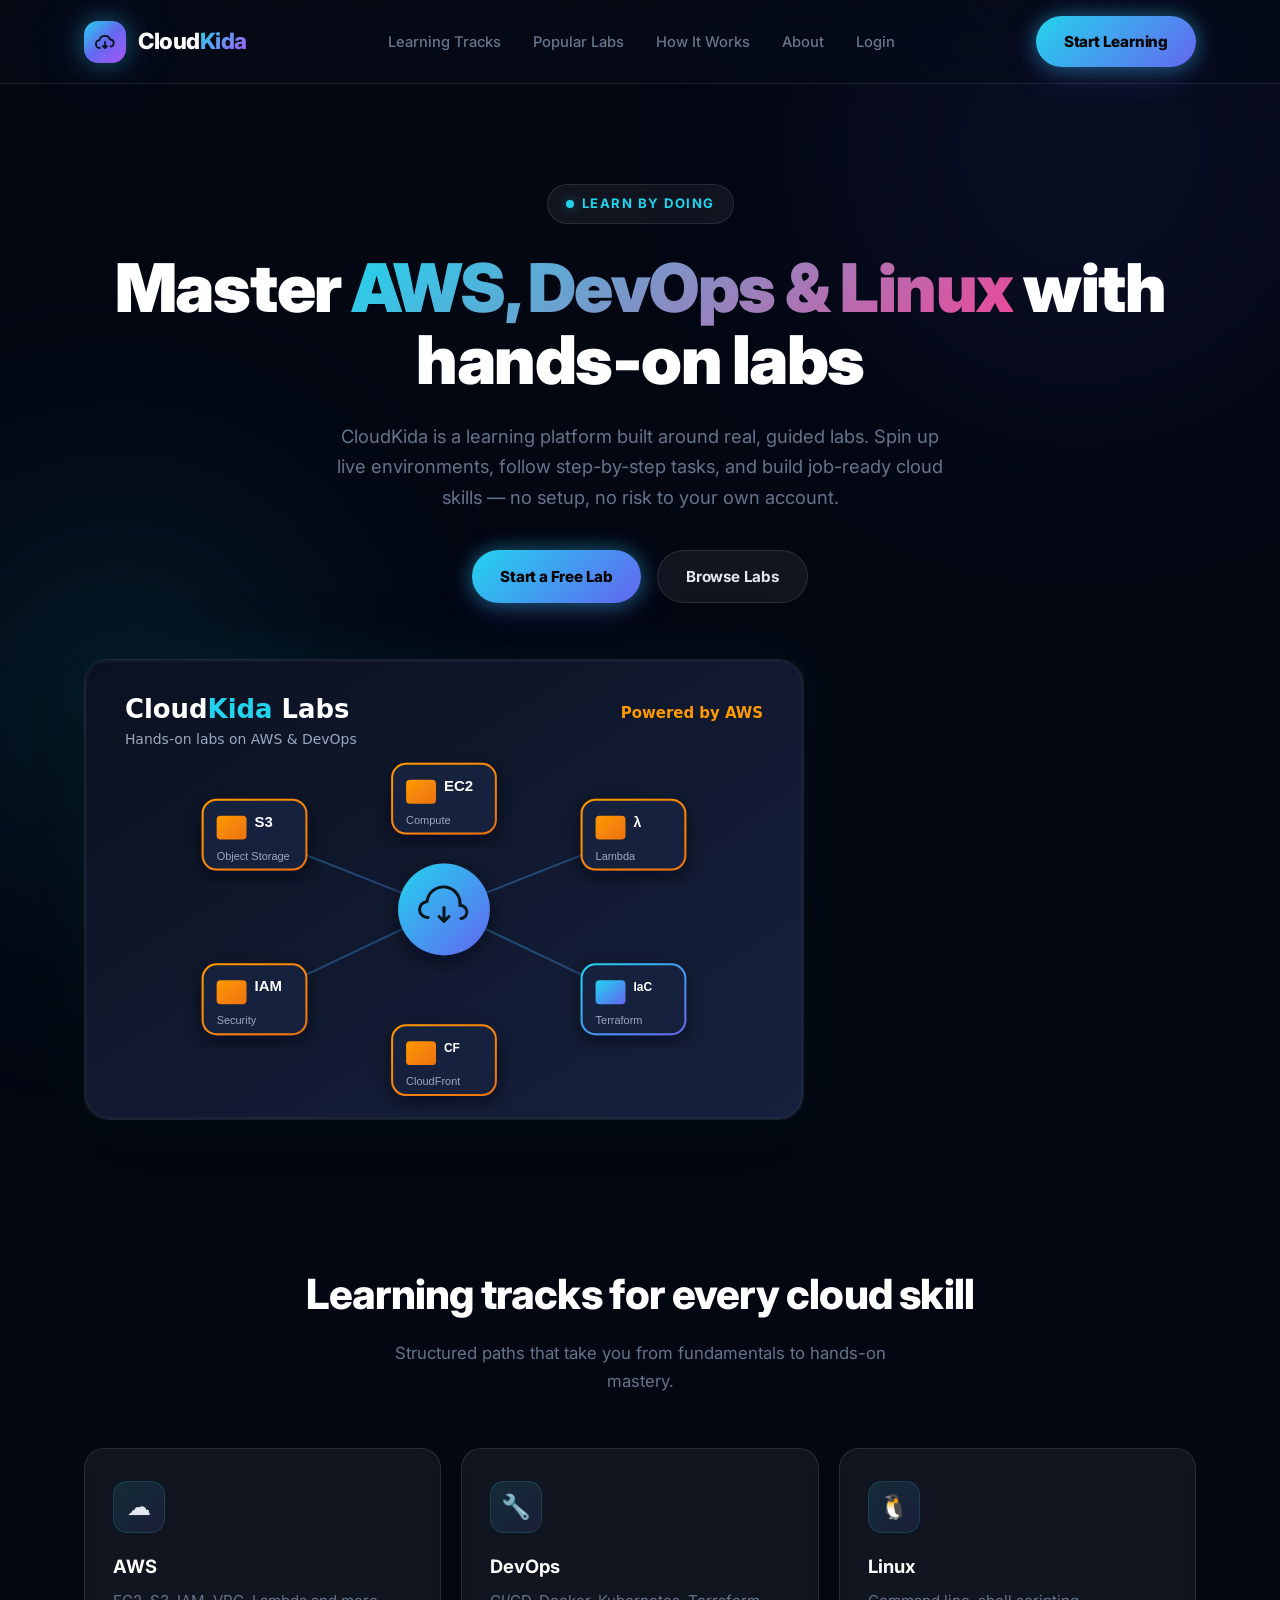
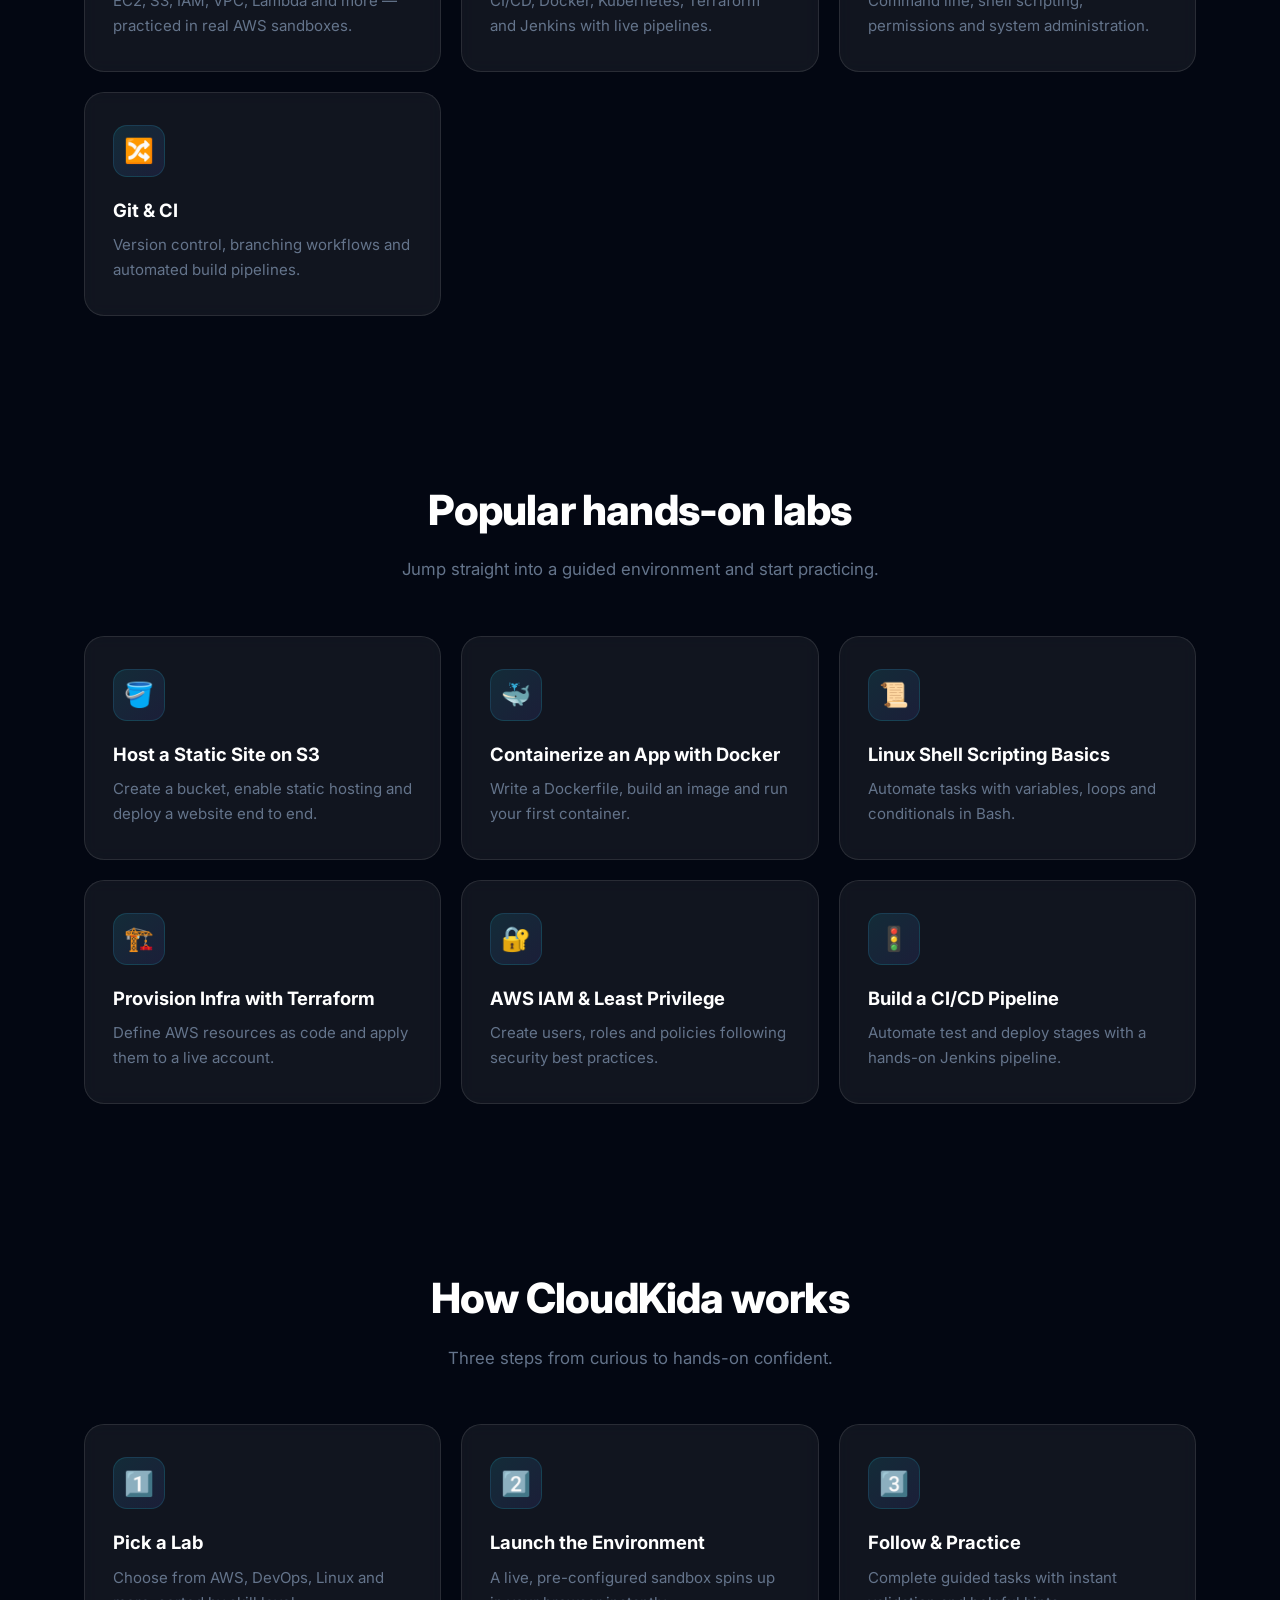
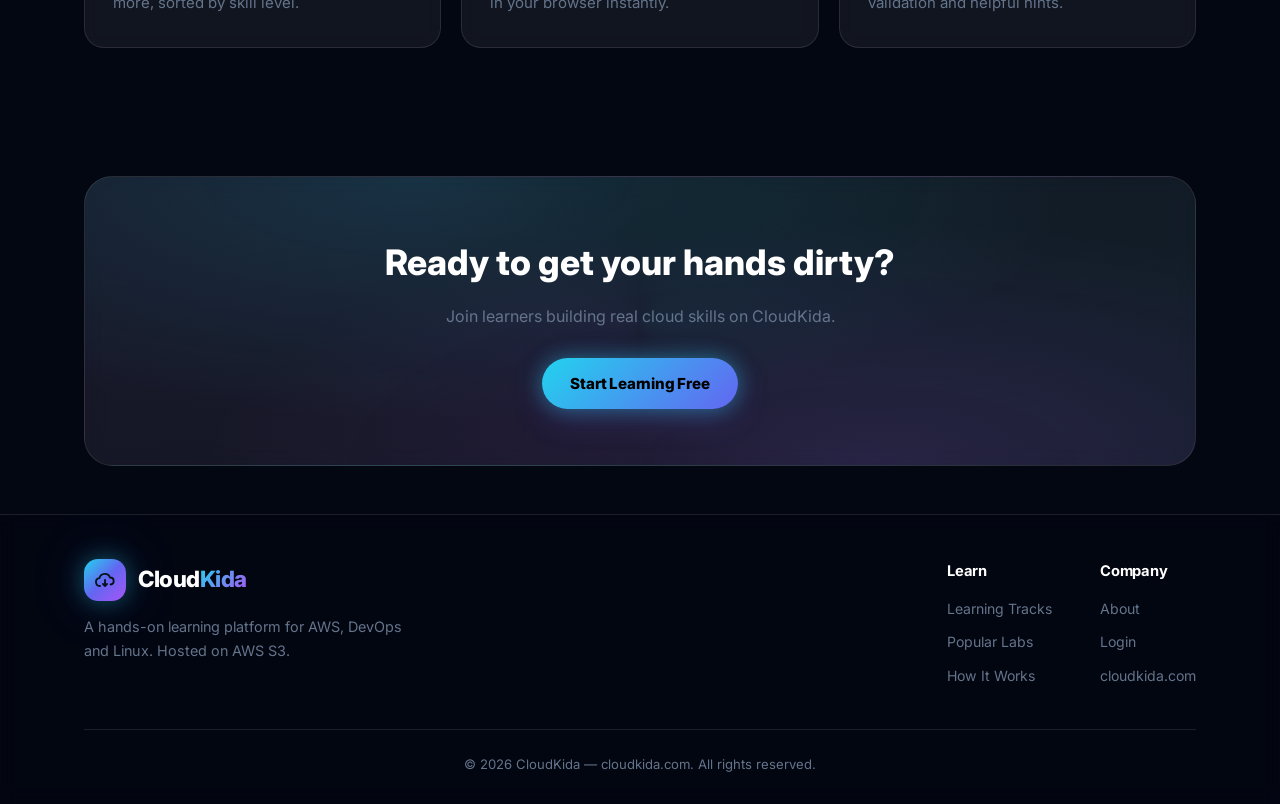
<file: index.html>
<!DOCTYPE html>
<html lang="en">
  <head>
    <meta charset="UTF-8" />
    <meta name="viewport" content="width=device-width, initial-scale=1.0" />
    <title>CloudKida — Hands-on Labs for AWS, DevOps &amp; Linux</title>
    <meta
      name="description"
      content="CloudKida is a hands-on learning platform with real labs for AWS, DevOps, Linux and more. Learn by doing in live cloud environments."
    />
    <link rel="canonical" href="https://cloudkida.com/" />
    <link rel="icon" type="image/svg+xml" href="favicon.svg" />
    <link rel="stylesheet" href="style.css" />
  </head>
  <body>
    <!-- Header -->
    <header class="site-header">
      <div class="container">
        <nav class="nav">
          <a href="index.html" class="brand" aria-label="CloudKida home">
            <span class="logo-mark">
              <svg viewBox="0 0 24 24" fill="none" xmlns="http://www.w3.org/2000/svg">
                <path
                  d="M7 18a4 4 0 0 1-.5-7.97A5.5 5.5 0 0 1 17 9.5a3.5 3.5 0 0 1 .5 6.98"
                  stroke="#04121a"
                  stroke-width="1.8"
                  stroke-linecap="round"
                  stroke-linejoin="round"
                />
                <path
                  d="M12 12v6m0 0-2-2m2 2 2-2"
                  stroke="#04121a"
                  stroke-width="1.8"
                  stroke-linecap="round"
                  stroke-linejoin="round"
                />
              </svg>
            </span>
            <span class="brand-name">Cloud<span>Kida</span></span>
          </a>
          <ul class="nav-links">
            <li><a href="#tracks">Learning Tracks</a></li>
            <li><a href="#labs">Popular Labs</a></li>
            <li><a href="#how">How It Works</a></li>
            <li><a href="about.html">About</a></li>
            <li><a href="login.html">Login</a></li>
          </ul>
          <a href="login.html" class="btn btn-primary">Start Learning</a>
        </nav>
      </div>
    </header>

    <!-- Hero -->
    <main>
      <section class="hero">
        <div class="container">
          <span class="eyebrow">Learn by Doing</span>
          <h1>Master <span>AWS, DevOps &amp; Linux</span> with hands-on labs</h1>
          <p class="lead">
            CloudKida is a learning platform built around real, guided labs. Spin up
            live environments, follow step-by-step tasks, and build job-ready cloud
            skills — no setup, no risk to your own account.
          </p>
          <div class="hero-actions">
            <a href="login.html" class="btn btn-primary">Start a Free Lab</a>
            <a href="#labs" class="btn btn-ghost">Browse Labs</a>
          </div>
          <div class="hero-image">
            <img
              src="s3-static-website.svg"
              alt="CloudKida labs powered by AWS services including S3, EC2, Lambda, IAM, CloudFront and Terraform"
              width="720"
              height="460"
              loading="lazy"
            />
          </div>
        </div>
      </section>

      <!-- Learning Tracks -->
      <section class="section" id="tracks">
        <div class="container">
          <div class="section-title">
            <h2>Learning tracks for every cloud skill</h2>
            <p>Structured paths that take you from fundamentals to hands-on mastery.</p>
          </div>
          <div class="grid">
            <article class="card">
              <div class="icon">☁️</div>
              <h3>AWS</h3>
              <p>EC2, S3, IAM, VPC, Lambda and more — practiced in real AWS sandboxes.</p>
            </article>
            <article class="card">
              <div class="icon">🔧</div>
              <h3>DevOps</h3>
              <p>CI/CD, Docker, Kubernetes, Terraform and Jenkins with live pipelines.</p>
            </article>
            <article class="card">
              <div class="icon">🐧</div>
              <h3>Linux</h3>
              <p>Command line, shell scripting, permissions and system administration.</p>
            </article>
            <article class="card">
              <div class="icon">🔀</div>
              <h3>Git &amp; CI</h3>
              <p>Version control, branching workflows and automated build pipelines.</p>
            </article>
          </div>
        </div>
      </section>

      <!-- Popular Labs -->
      <section class="section" id="labs">
        <div class="container">
          <div class="section-title">
            <h2>Popular hands-on labs</h2>
            <p>Jump straight into a guided environment and start practicing.</p>
          </div>
          <div class="grid">
            <article class="card">
              <div class="icon">🪣</div>
              <h3>Host a Static Site on S3</h3>
              <p>Create a bucket, enable static hosting and deploy a website end to end.</p>
            </article>
            <article class="card">
              <div class="icon">🐳</div>
              <h3>Containerize an App with Docker</h3>
              <p>Write a Dockerfile, build an image and run your first container.</p>
            </article>
            <article class="card">
              <div class="icon">📜</div>
              <h3>Linux Shell Scripting Basics</h3>
              <p>Automate tasks with variables, loops and conditionals in Bash.</p>
            </article>
            <article class="card">
              <div class="icon">🏗️</div>
              <h3>Provision Infra with Terraform</h3>
              <p>Define AWS resources as code and apply them to a live account.</p>
            </article>
            <article class="card">
              <div class="icon">🔐</div>
              <h3>AWS IAM &amp; Least Privilege</h3>
              <p>Create users, roles and policies following security best practices.</p>
            </article>
            <article class="card">
              <div class="icon">🚦</div>
              <h3>Build a CI/CD Pipeline</h3>
              <p>Automate test and deploy stages with a hands-on Jenkins pipeline.</p>
            </article>
          </div>
        </div>
      </section>

      <!-- How It Works -->
      <section class="section" id="how">
        <div class="container">
          <div class="section-title">
            <h2>How CloudKida works</h2>
            <p>Three steps from curious to hands-on confident.</p>
          </div>
          <div class="grid">
            <article class="card">
              <div class="icon">1️⃣</div>
              <h3>Pick a Lab</h3>
              <p>Choose from AWS, DevOps, Linux and more, sorted by skill level.</p>
            </article>
            <article class="card">
              <div class="icon">2️⃣</div>
              <h3>Launch the Environment</h3>
              <p>A live, pre-configured sandbox spins up in your browser instantly.</p>
            </article>
            <article class="card">
              <div class="icon">3️⃣</div>
              <h3>Follow &amp; Practice</h3>
              <p>Complete guided tasks with instant validation and helpful hints.</p>
            </article>
          </div>
        </div>
      </section>

      <!-- CTA -->
      <section class="container">
        <div class="cta">
          <h2>Ready to get your hands dirty?</h2>
          <p>Join learners building real cloud skills on CloudKida.</p>
          <a href="login.html" class="btn btn-primary">Start Learning Free</a>
        </div>
      </section>
    </main>

    <!-- Footer -->
    <footer class="site-footer">
      <div class="container">
        <div class="footer-grid">
          <div>
            <a href="index.html" class="brand" aria-label="CloudKida home">
              <span class="logo-mark">
                <svg viewBox="0 0 24 24" fill="none" xmlns="http://www.w3.org/2000/svg">
                  <path
                    d="M7 18a4 4 0 0 1-.5-7.97A5.5 5.5 0 0 1 17 9.5a3.5 3.5 0 0 1 .5 6.98"
                    stroke="#04121a"
                    stroke-width="1.8"
                    stroke-linecap="round"
                    stroke-linejoin="round"
                  />
                  <path
                    d="M12 12v6m0 0-2-2m2 2 2-2"
                    stroke="#04121a"
                    stroke-width="1.8"
                    stroke-linecap="round"
                    stroke-linejoin="round"
                  />
                </svg>
              </span>
              <span class="brand-name">Cloud<span>Kida</span></span>
            </a>
            <p>A hands-on learning platform for AWS, DevOps and Linux. Hosted on AWS S3.</p>
          </div>
          <div class="footer-links">
            <div class="footer-col">
              <h4>Learn</h4>
              <a href="#tracks">Learning Tracks</a>
              <a href="#labs">Popular Labs</a>
              <a href="#how">How It Works</a>
            </div>
            <div class="footer-col">
              <h4>Company</h4>
              <a href="about.html">About</a>
              <a href="login.html">Login</a>
              <a href="https://cloudkida.com">cloudkida.com</a>
            </div>
          </div>
        </div>
        <div class="footer-bottom">
          &copy; <span id="year"></span> CloudKida — cloudkida.com. All rights reserved.
        </div>
      </div>
    </footer>

    <script>
      document.getElementById("year").textContent = new Date().getFullYear();
    </script>
  </body>
</html>
</file>
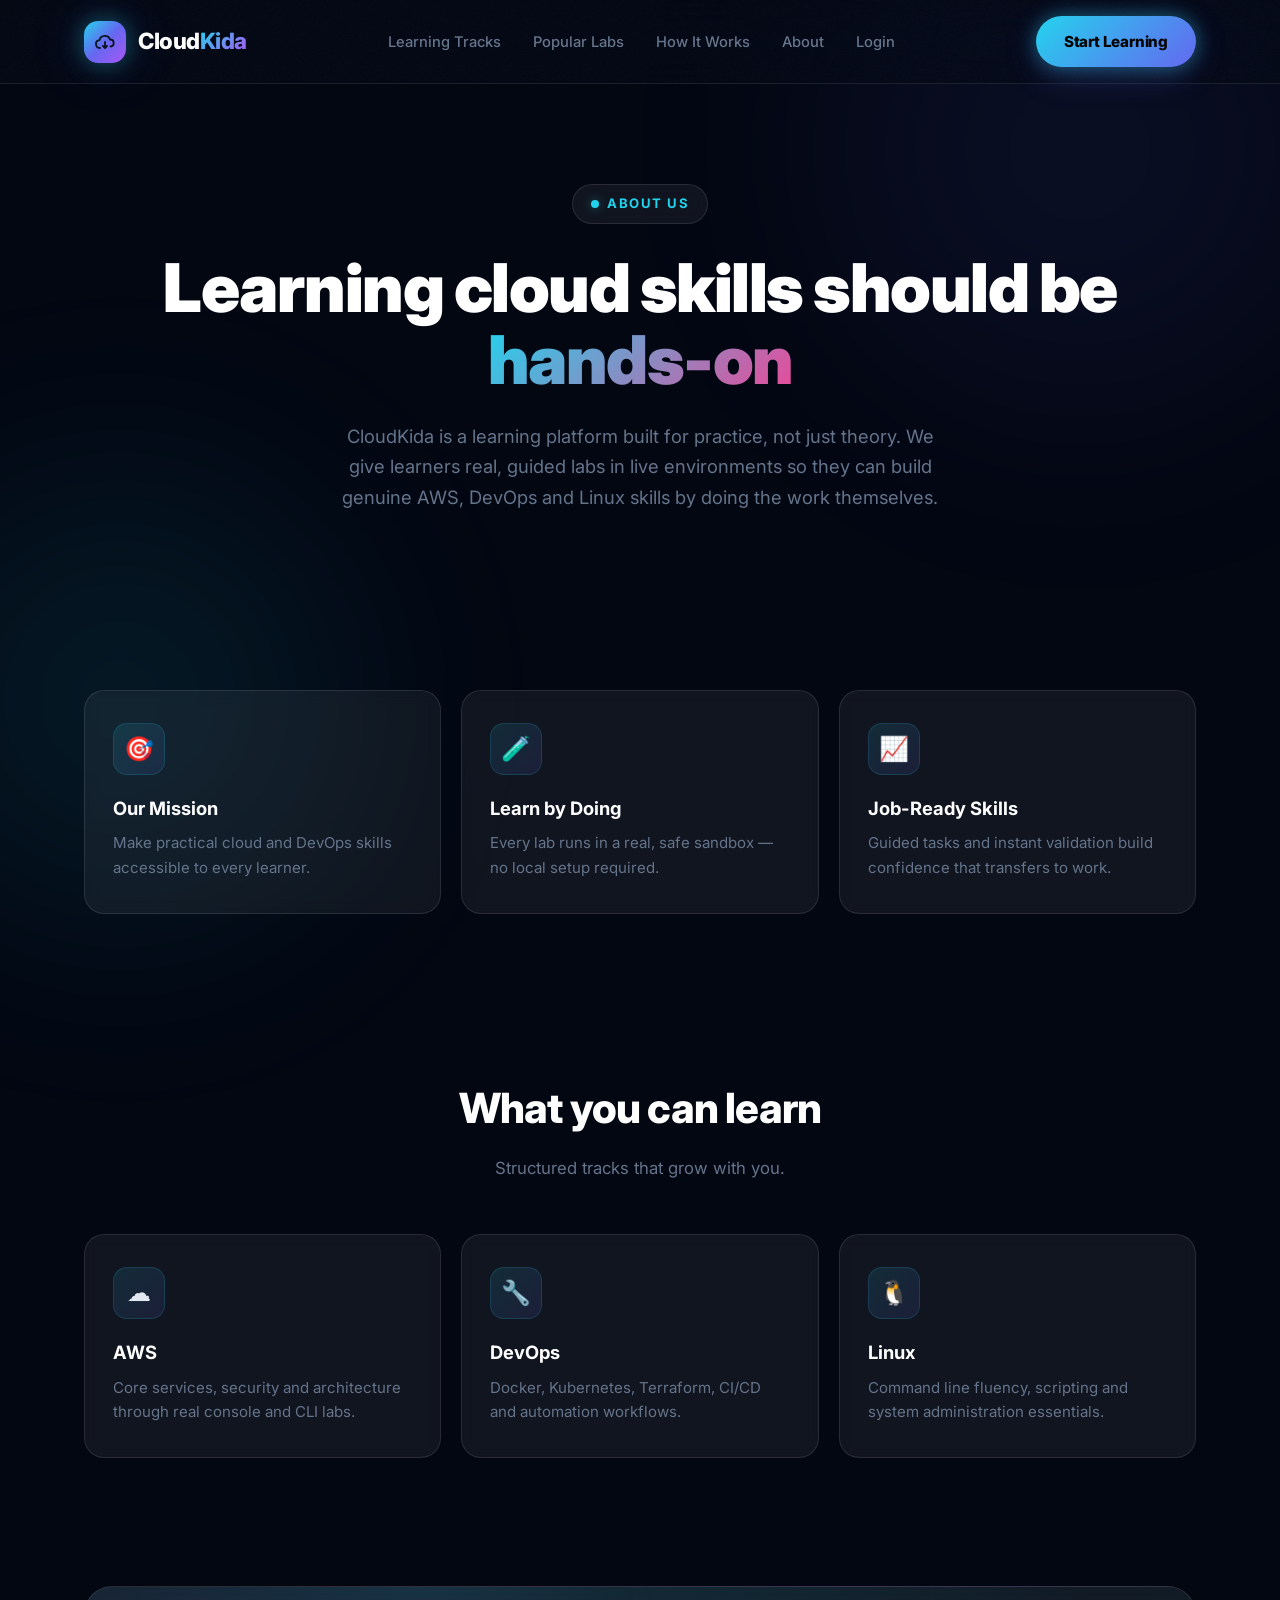
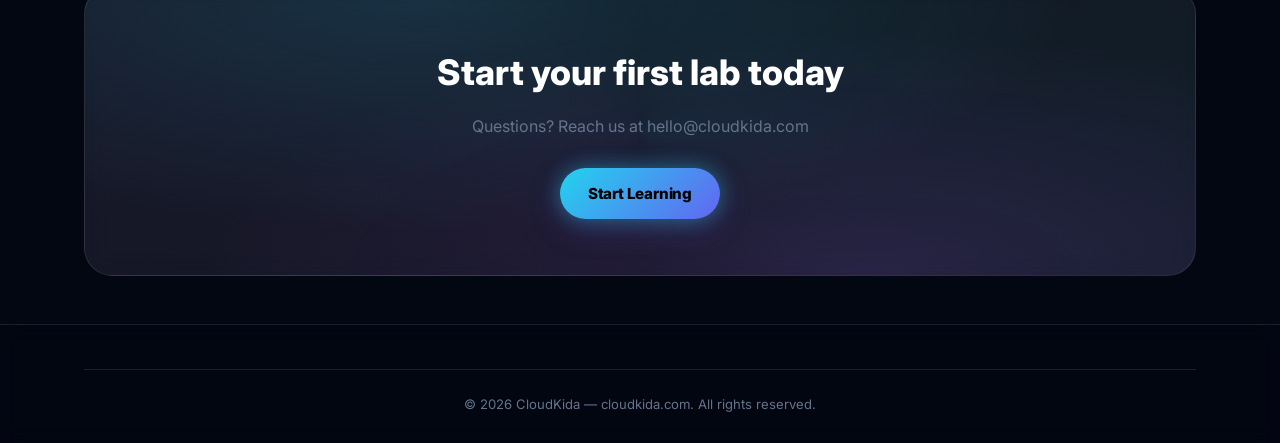
<file: about.html>
<!DOCTYPE html>
<html lang="en">
  <head>
    <meta charset="UTF-8" />
    <meta name="viewport" content="width=device-width, initial-scale=1.0" />
    <title>About — CloudKida</title>
    <meta name="description" content="CloudKida is a hands-on learning platform for AWS, DevOps and Linux labs." />
    <link rel="icon" type="image/svg+xml" href="favicon.svg" />
    <link rel="stylesheet" href="style.css" />
  </head>
  <body>
    <header class="site-header">
      <div class="container">
        <nav class="nav">
          <a href="index.html" class="brand" aria-label="CloudKida home">
            <span class="logo-mark">
              <svg viewBox="0 0 24 24" fill="none" xmlns="http://www.w3.org/2000/svg">
                <path
                  d="M7 18a4 4 0 0 1-.5-7.97A5.5 5.5 0 0 1 17 9.5a3.5 3.5 0 0 1 .5 6.98"
                  stroke="#04121a" stroke-width="1.8" stroke-linecap="round" stroke-linejoin="round" />
                <path d="M12 12v6m0 0-2-2m2 2 2-2" stroke="#04121a" stroke-width="1.8"
                  stroke-linecap="round" stroke-linejoin="round" />
              </svg>
            </span>
            <span class="brand-name">Cloud<span>Kida</span></span>
          </a>
          <ul class="nav-links">
            <li><a href="index.html#tracks">Learning Tracks</a></li>
            <li><a href="index.html#labs">Popular Labs</a></li>
            <li><a href="index.html#how">How It Works</a></li>
            <li><a href="about.html">About</a></li>
            <li><a href="login.html">Login</a></li>
          </ul>
          <a href="login.html" class="btn btn-primary">Start Learning</a>
        </nav>
      </div>
    </header>

    <main>
      <section class="hero">
        <div class="container">
          <span class="eyebrow">About Us</span>
          <h1>Learning cloud skills should be <span>hands-on</span></h1>
          <p class="lead">
            CloudKida is a learning platform built for practice, not just theory.
            We give learners real, guided labs in live environments so they can build
            genuine AWS, DevOps and Linux skills by doing the work themselves.
          </p>
        </div>
      </section>

      <section class="section">
        <div class="container">
          <div class="grid">
            <article class="card">
              <div class="icon">🎯</div>
              <h3>Our Mission</h3>
              <p>Make practical cloud and DevOps skills accessible to every learner.</p>
            </article>
            <article class="card">
              <div class="icon">🧪</div>
              <h3>Learn by Doing</h3>
              <p>Every lab runs in a real, safe sandbox — no local setup required.</p>
            </article>
            <article class="card">
              <div class="icon">📈</div>
              <h3>Job-Ready Skills</h3>
              <p>Guided tasks and instant validation build confidence that transfers to work.</p>
            </article>
          </div>
        </div>
      </section>

      <section class="section">
        <div class="container">
          <div class="section-title">
            <h2>What you can learn</h2>
            <p>Structured tracks that grow with you.</p>
          </div>
          <div class="grid">
            <article class="card">
              <div class="icon">☁️</div>
              <h3>AWS</h3>
              <p>Core services, security and architecture through real console and CLI labs.</p>
            </article>
            <article class="card">
              <div class="icon">🔧</div>
              <h3>DevOps</h3>
              <p>Docker, Kubernetes, Terraform, CI/CD and automation workflows.</p>
            </article>
            <article class="card">
              <div class="icon">🐧</div>
              <h3>Linux</h3>
              <p>Command line fluency, scripting and system administration essentials.</p>
            </article>
          </div>
        </div>
      </section>

      <section class="container">
        <div class="cta">
          <h2>Start your first lab today</h2>
          <p>Questions? Reach us at hello@cloudkida.com</p>
          <a href="login.html" class="btn btn-primary">Start Learning</a>
        </div>
      </section>
    </main>

    <footer class="site-footer">
      <div class="container">
        <div class="footer-bottom">
          &copy; <span id="year"></span> CloudKida — cloudkida.com. All rights reserved.
        </div>
      </div>
    </footer>
    <script>
      document.getElementById("year").textContent = new Date().getFullYear();
    </script>
  </body>
</html>
</file>
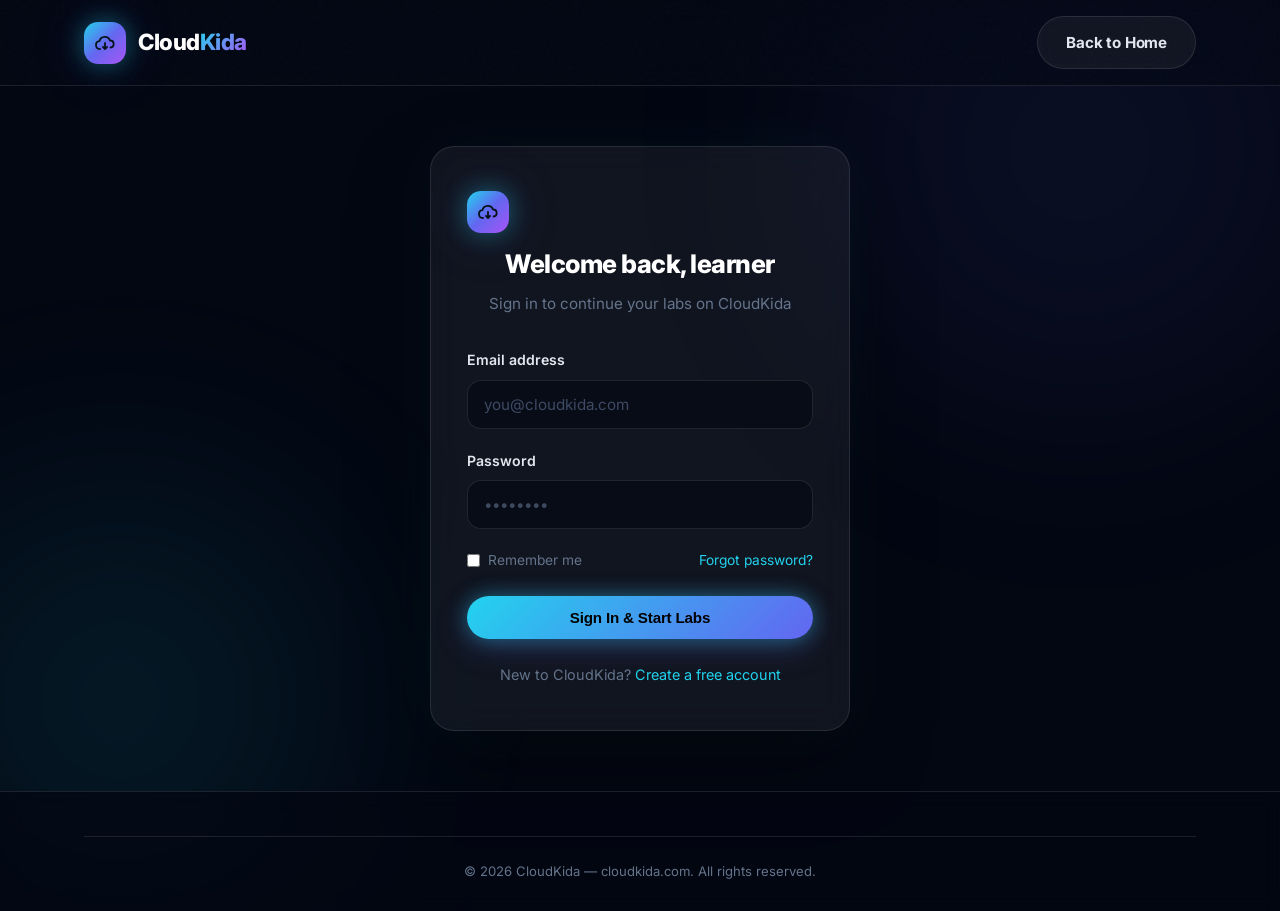
<file: login.html>
<!DOCTYPE html>
<html lang="en">
  <head>
    <meta charset="UTF-8" />
    <meta name="viewport" content="width=device-width, initial-scale=1.0" />
    <title>Login — CloudKida</title>
    <meta name="description" content="Sign in to your CloudKida account." />
    <link rel="icon" type="image/svg+xml" href="favicon.svg" />
    <link rel="stylesheet" href="style.css" />
  </head>
  <body>
    <header class="site-header">
      <div class="container">
        <nav class="nav">
          <a href="index.html" class="brand" aria-label="CloudKida home">
            <span class="logo-mark">
              <svg viewBox="0 0 24 24" fill="none" xmlns="http://www.w3.org/2000/svg">
                <path
                  d="M7 18a4 4 0 0 1-.5-7.97A5.5 5.5 0 0 1 17 9.5a3.5 3.5 0 0 1 .5 6.98"
                  stroke="#04121a"
                  stroke-width="1.8"
                  stroke-linecap="round"
                  stroke-linejoin="round"
                />
                <path
                  d="M12 12v6m0 0-2-2m2 2 2-2"
                  stroke="#04121a"
                  stroke-width="1.8"
                  stroke-linecap="round"
                  stroke-linejoin="round"
                />
              </svg>
            </span>
            <span class="brand-name">Cloud<span>Kida</span></span>
          </a>
          <a href="index.html" class="btn btn-ghost">Back to Home</a>
        </nav>
      </div>
    </header>

    <main class="auth-wrap">
      <div class="auth-card">
        <div class="brand">
          <span class="logo-mark">
            <svg viewBox="0 0 24 24" fill="none" xmlns="http://www.w3.org/2000/svg">
              <path
                d="M7 18a4 4 0 0 1-.5-7.97A5.5 5.5 0 0 1 17 9.5a3.5 3.5 0 0 1 .5 6.98"
                stroke="#04121a"
                stroke-width="1.8"
                stroke-linecap="round"
                stroke-linejoin="round"
              />
              <path
                d="M12 12v6m0 0-2-2m2 2 2-2"
                stroke="#04121a"
                stroke-width="1.8"
                stroke-linecap="round"
                stroke-linejoin="round"
              />
            </svg>
          </span>
        </div>
        <h1>Welcome back, learner</h1>
        <p class="subtitle">Sign in to continue your labs on CloudKida</p>

        <form id="loginForm" novalidate>
          <div class="form-group">
            <label for="email">Email address</label>
            <input
              type="email"
              id="email"
              name="email"
              placeholder="you@cloudkida.com"
              autocomplete="email"
              required
            />
          </div>
          <div class="form-group">
            <label for="password">Password</label>
            <input
              type="password"
              id="password"
              name="password"
              placeholder="••••••••"
              autocomplete="current-password"
              required
            />
          </div>
          <div class="form-row">
            <label>
              <input type="checkbox" name="remember" />
              Remember me
            </label>
            <a href="#">Forgot password?</a>
          </div>
          <button type="submit" class="btn btn-primary btn-block">Sign In &amp; Start Labs</button>
        </form>

        <p class="auth-footer">
          New to CloudKida? <a href="#">Create a free account</a>
        </p>
      </div>
    </main>

    <footer class="site-footer">
      <div class="container">
        <div class="footer-bottom">
          &copy; <span id="year"></span> CloudKida — cloudkida.com. All rights reserved.
        </div>
      </div>
    </footer>

    <script>
      document.getElementById("year").textContent = new Date().getFullYear();
      // Demo-only handler: static sites cannot authenticate on their own.
      document.getElementById("loginForm").addEventListener("submit", function (e) {
        e.preventDefault();
        alert("This is a demo static site hosted on AWS S3. Connect an auth backend (e.g. Amazon Cognito) to enable learner sign-in.");
      });
    </script>
  </body>
</html>
</file>
<file: style.css>
/* ===================================================================
   CloudKida — cloudkida.com
   Vibe-coded stylesheet ✨
   =================================================================== */

@import url('https://fonts.googleapis.com/css2?family=Inter:wght@400;500;600;700;800;900&display=swap');

:root {
  --ck-bg: #030712;
  --ck-bg-alt: #0a0f1e;
  --ck-surface: rgba(255, 255, 255, 0.04);
  --ck-glass: rgba(255, 255, 255, 0.06);
  --ck-glass-border: rgba(255, 255, 255, 0.1);
  --ck-primary: #22d3ee;
  --ck-primary-glow: rgba(34, 211, 238, 0.4);
  --ck-accent: #6366f1;
  --ck-accent-glow: rgba(99, 102, 241, 0.35);
  --ck-pink: #ec4899;
  --ck-purple: #a855f7;
  --ck-orange: #f97316;
  --ck-text: #e2e8f0;
  --ck-text-muted: #64748b;
  --ck-radius: 20px;
  --ck-max: 1160px;
  --ck-font: 'Inter', system-ui, -apple-system, sans-serif;
}

/* ---------- Reset ---------- */
*, *::before, *::after {
  margin: 0;
  padding: 0;
  box-sizing: border-box;
}

html {
  scroll-behavior: smooth;
}

body {
  font-family: var(--ck-font);
  background: var(--ck-bg);
  color: var(--ck-text);
  line-height: 1.65;
  min-height: 100vh;
  display: flex;
  flex-direction: column;
  overflow-x: hidden;
}

a {
  color: var(--ck-primary);
  text-decoration: none;
  transition: 0.2s ease;
}

a:hover {
  color: #67e8f9;
}

img {
  max-width: 100%;
  height: auto;
  display: block;
}

.container {
  width: 100%;
  max-width: var(--ck-max);
  margin: 0 auto;
  padding: 0 24px;
}

/* ---------- Animated background blobs ---------- */
body::before,
body::after {
  content: '';
  position: fixed;
  border-radius: 50%;
  pointer-events: none;
  z-index: 0;
  filter: blur(120px);
  opacity: 0.4;
}

body::before {
  width: 700px;
  height: 700px;
  background: radial-gradient(circle, var(--ck-accent-glow), transparent 70%);
  top: -200px;
  right: -150px;
  animation: blob-drift 18s ease-in-out infinite alternate;
}

body::after {
  width: 600px;
  height: 600px;
  background: radial-gradient(circle, var(--ck-primary-glow), transparent 70%);
  bottom: -100px;
  left: -180px;
  animation: blob-drift 22s ease-in-out infinite alternate-reverse;
}

@keyframes blob-drift {
  0%   { transform: translate(0, 0) scale(1); }
  50%  { transform: translate(60px, 40px) scale(1.15); }
  100% { transform: translate(-30px, 70px) scale(0.95); }
}

/* ---------- Grain overlay ---------- */
body > *:first-child::before {
  content: '';
  position: fixed;
  inset: 0;
  z-index: 1;
  pointer-events: none;
  opacity: 0.035;
  background-image: url("data:image/svg+xml,%3Csvg viewBox='0 0 256 256' xmlns='http://www.w3.org/2000/svg'%3E%3Cfilter id='n'%3E%3CfeTurbulence type='fractalNoise' baseFrequency='0.85' numOctaves='4' stitchTiles='stitch'/%3E%3C/filter%3E%3Crect width='100%25' height='100%25' filter='url(%23n)'/%3E%3C/svg%3E");
  background-repeat: repeat;
}

/* Ensure all content sits above the blobs */
header, main, footer, section {
  position: relative;
  z-index: 2;
}

/* ---------- Brand ---------- */
.brand {
  display: inline-flex;
  align-items: center;
  gap: 12px;
  font-weight: 800;
  text-decoration: none;
}

.brand .logo-mark {
  width: 42px;
  height: 42px;
  border-radius: 14px;
  display: grid;
  place-items: center;
  background: linear-gradient(135deg, var(--ck-primary), var(--ck-accent), var(--ck-purple));
  box-shadow: 0 0 24px var(--ck-primary-glow), 0 0 60px rgba(99, 102, 241, 0.2);
  flex-shrink: 0;
  animation: logo-pulse 4s ease-in-out infinite;
}

@keyframes logo-pulse {
  0%, 100% { box-shadow: 0 0 24px var(--ck-primary-glow), 0 0 60px rgba(99, 102, 241, 0.2); }
  50%      { box-shadow: 0 0 32px var(--ck-primary-glow), 0 0 80px rgba(99, 102, 241, 0.35); }
}

.brand .logo-mark svg {
  width: 24px;
  height: 24px;
}

.brand .brand-name {
  font-size: 1.4rem;
  color: #fff;
  letter-spacing: -0.5px;
}

.brand .brand-name span {
  background: linear-gradient(135deg, var(--ck-primary), var(--ck-purple));
  -webkit-background-clip: text;
  background-clip: text;
  -webkit-text-fill-color: transparent;
}

/* ---------- Header / Nav ---------- */
.site-header {
  position: sticky;
  top: 0;
  z-index: 100;
  backdrop-filter: blur(16px) saturate(1.4);
  -webkit-backdrop-filter: blur(16px) saturate(1.4);
  background: rgba(3, 7, 18, 0.65);
  border-bottom: 1px solid var(--ck-glass-border);
}

.nav {
  display: flex;
  align-items: center;
  justify-content: space-between;
  padding: 16px 0;
}

.nav-links {
  display: flex;
  align-items: center;
  gap: 32px;
  list-style: none;
}

.nav-links a {
  color: var(--ck-text-muted);
  font-weight: 500;
  font-size: 0.92rem;
  position: relative;
}

.nav-links a::after {
  content: '';
  position: absolute;
  bottom: -4px;
  left: 0;
  width: 0;
  height: 2px;
  background: linear-gradient(90deg, var(--ck-primary), var(--ck-purple));
  border-radius: 2px;
  transition: width 0.3s ease;
}

.nav-links a:hover {
  color: #fff;
}

.nav-links a:hover::after {
  width: 100%;
}

/* ---------- Buttons ---------- */
.btn {
  display: inline-flex;
  align-items: center;
  justify-content: center;
  gap: 8px;
  padding: 13px 28px;
  border-radius: 999px;
  font-weight: 700;
  font-size: 0.95rem;
  border: none;
  cursor: pointer;
  transition: all 0.25s cubic-bezier(0.4, 0, 0.2, 1);
  letter-spacing: -0.2px;
}

.btn-primary {
  background: linear-gradient(135deg, var(--ck-primary), var(--ck-accent), var(--ck-purple));
  background-size: 200% 200%;
  animation: gradient-shift 5s ease infinite;
  color: #000;
  font-weight: 800;
  box-shadow:
    0 0 20px var(--ck-primary-glow),
    0 8px 32px rgba(99, 102, 241, 0.25);
}

@keyframes gradient-shift {
  0%, 100% { background-position: 0% 50%; }
  50%      { background-position: 100% 50%; }
}

.btn-primary:hover {
  transform: translateY(-3px) scale(1.03);
  box-shadow:
    0 0 30px var(--ck-primary-glow),
    0 12px 40px rgba(99, 102, 241, 0.35);
  color: #000;
}

.btn-ghost {
  background: var(--ck-glass);
  color: var(--ck-text);
  border: 1px solid var(--ck-glass-border);
  backdrop-filter: blur(8px);
}

.btn-ghost:hover {
  border-color: var(--ck-primary);
  background: rgba(34, 211, 238, 0.08);
  color: #fff;
  transform: translateY(-2px);
}

.btn-block {
  width: 100%;
}

/* ---------- Hero ---------- */
.hero {
  padding: 100px 0 60px;
  text-align: center;
}

.hero .eyebrow {
  display: inline-flex;
  align-items: center;
  gap: 8px;
  padding: 8px 18px;
  border-radius: 999px;
  border: 1px solid var(--ck-glass-border);
  background: var(--ck-glass);
  backdrop-filter: blur(8px);
  color: var(--ck-primary);
  font-size: 0.82rem;
  font-weight: 700;
  letter-spacing: 1.5px;
  text-transform: uppercase;
  margin-bottom: 28px;
  animation: fade-up 0.8s ease both;
}

.hero .eyebrow::before {
  content: '';
  width: 8px;
  height: 8px;
  border-radius: 50%;
  background: var(--ck-primary);
  box-shadow: 0 0 12px var(--ck-primary-glow);
  animation: dot-pulse 2s ease-in-out infinite;
}

@keyframes dot-pulse {
  0%, 100% { opacity: 1; transform: scale(1); }
  50%      { opacity: 0.5; transform: scale(0.7); }
}

.hero h1 {
  font-size: clamp(2.6rem, 6vw, 4.2rem);
  line-height: 1.08;
  font-weight: 900;
  color: #fff;
  margin-bottom: 24px;
  letter-spacing: -1.5px;
  animation: fade-up 0.8s 0.15s ease both;
}

.hero h1 span {
  background: linear-gradient(135deg, var(--ck-primary), var(--ck-pink), var(--ck-purple));
  background-size: 200% 200%;
  animation: gradient-shift 6s ease infinite;
  -webkit-background-clip: text;
  background-clip: text;
  -webkit-text-fill-color: transparent;
}

.hero p.lead {
  max-width: 620px;
  margin: 0 auto 38px;
  font-size: 1.15rem;
  color: var(--ck-text-muted);
  animation: fade-up 0.8s 0.3s ease both;
}

.hero-actions {
  display: flex;
  gap: 16px;
  justify-content: center;
  flex-wrap: wrap;
  animation: fade-up 0.8s 0.45s ease both;
}

@keyframes fade-up {
  from { opacity: 0; transform: translateY(24px); }
  to   { opacity: 1; transform: translateY(0); }
}

/* ---------- Hero image ---------- */
.hero-image {
  margin-top: 56px;
  text-align: center;
  animation: fade-up 1s 0.6s ease both;
}

.hero-image img {
  max-width: 100%;
  height: auto;
  border-radius: 24px;
  border: 1px solid var(--ck-glass-border);
  box-shadow:
    0 30px 80px rgba(0, 0, 0, 0.5),
    0 0 60px rgba(34, 211, 238, 0.08);
}

/* ---------- Sections ---------- */
.section {
  padding: 80px 0;
}

.section-title {
  text-align: center;
  margin-bottom: 52px;
}

.section-title h2 {
  font-size: clamp(1.8rem, 3.5vw, 2.6rem);
  font-weight: 800;
  color: #fff;
  margin-bottom: 12px;
  letter-spacing: -0.8px;
}

.section-title p {
  color: var(--ck-text-muted);
  max-width: 520px;
  margin: 0 auto;
  font-size: 1.05rem;
}

/* ---------- Grid & Cards ---------- */
.grid {
  display: grid;
  grid-template-columns: repeat(auto-fit, minmax(265px, 1fr));
  gap: 20px;
}

.card {
  background: var(--ck-glass);
  border: 1px solid var(--ck-glass-border);
  border-radius: var(--ck-radius);
  padding: 32px 28px;
  transition: all 0.35s cubic-bezier(0.4, 0, 0.2, 1);
  backdrop-filter: blur(8px);
  position: relative;
  overflow: hidden;
}

/* Hover glow shimmer */
.card::before {
  content: '';
  position: absolute;
  inset: 0;
  border-radius: var(--ck-radius);
  background: radial-gradient(circle at 50% 0%, var(--ck-primary-glow), transparent 70%);
  opacity: 0;
  transition: opacity 0.35s ease;
}

.card:hover::before {
  opacity: 0.12;
}

.card:hover {
  transform: translateY(-6px);
  border-color: rgba(34, 211, 238, 0.3);
  box-shadow: 0 20px 50px rgba(0, 0, 0, 0.3), 0 0 40px rgba(34, 211, 238, 0.06);
}

.card .icon {
  width: 52px;
  height: 52px;
  border-radius: 14px;
  display: grid;
  place-items: center;
  background: linear-gradient(135deg, rgba(34, 211, 238, 0.12), rgba(99, 102, 241, 0.12));
  border: 1px solid rgba(34, 211, 238, 0.15);
  margin-bottom: 18px;
  font-size: 1.5rem;
  position: relative;
  z-index: 1;
}

.card h3 {
  color: #fff;
  margin-bottom: 8px;
  font-size: 1.15rem;
  font-weight: 700;
  position: relative;
  z-index: 1;
}

.card p {
  color: var(--ck-text-muted);
  font-size: 0.94rem;
  position: relative;
  z-index: 1;
}

/* ---------- CTA banner ---------- */
.cta {
  margin: 48px auto;
  padding: 56px 36px;
  text-align: center;
  border-radius: 28px;
  background:
    radial-gradient(ellipse at 30% 0%, rgba(34, 211, 238, 0.15), transparent 60%),
    radial-gradient(ellipse at 70% 100%, rgba(168, 85, 247, 0.15), transparent 60%),
    var(--ck-glass);
  border: 1px solid var(--ck-glass-border);
  backdrop-filter: blur(12px);
  position: relative;
  overflow: hidden;
}

.cta::before {
  content: '';
  position: absolute;
  top: -50%;
  left: -50%;
  width: 200%;
  height: 200%;
  background: conic-gradient(from 0deg, transparent, rgba(34, 211, 238, 0.04), transparent, rgba(168, 85, 247, 0.04), transparent);
  animation: cta-spin 12s linear infinite;
}

@keyframes cta-spin {
  to { transform: rotate(360deg); }
}

.cta h2 {
  color: #fff;
  font-size: clamp(1.5rem, 3vw, 2.2rem);
  font-weight: 800;
  margin-bottom: 12px;
  position: relative;
  z-index: 1;
}

.cta p {
  color: var(--ck-text-muted);
  margin-bottom: 28px;
  position: relative;
  z-index: 1;
}

.cta .btn {
  position: relative;
  z-index: 1;
}

/* ---------- Auth / Login ---------- */
.auth-wrap {
  flex: 1;
  display: grid;
  place-items: center;
  padding: 60px 20px;
}

.auth-card {
  width: 100%;
  max-width: 420px;
  background: var(--ck-glass);
  border: 1px solid var(--ck-glass-border);
  border-radius: 24px;
  padding: 44px 36px;
  backdrop-filter: blur(16px);
  box-shadow:
    0 30px 80px rgba(0, 0, 0, 0.4),
    0 0 60px rgba(34, 211, 238, 0.05);
  animation: fade-up 0.6s ease both;
}

.auth-card .brand {
  justify-content: center;
  margin-bottom: 10px;
}

.auth-card h1 {
  text-align: center;
  color: #fff;
  font-size: 1.6rem;
  font-weight: 800;
  margin-bottom: 6px;
  letter-spacing: -0.5px;
}

.auth-card .subtitle {
  text-align: center;
  color: var(--ck-text-muted);
  margin-bottom: 32px;
  font-size: 0.95rem;
}

.form-group {
  margin-bottom: 20px;
}

.form-group label {
  display: block;
  margin-bottom: 8px;
  font-size: 0.88rem;
  color: var(--ck-text);
  font-weight: 600;
}

.form-group input {
  width: 100%;
  padding: 14px 16px;
  border-radius: 14px;
  border: 1px solid var(--ck-glass-border);
  background: rgba(3, 7, 18, 0.6);
  color: var(--ck-text);
  font-size: 0.95rem;
  font-family: var(--ck-font);
  transition: all 0.25s ease;
}

.form-group input::placeholder {
  color: #3e4a64;
}

.form-group input:focus {
  outline: none;
  border-color: var(--ck-primary);
  box-shadow: 0 0 0 4px rgba(34, 211, 238, 0.12), 0 0 20px rgba(34, 211, 238, 0.06);
  background: rgba(3, 7, 18, 0.8);
}

.form-row {
  display: flex;
  align-items: center;
  justify-content: space-between;
  margin-bottom: 24px;
  font-size: 0.86rem;
  color: var(--ck-text-muted);
}

.form-row label {
  display: inline-flex;
  align-items: center;
  gap: 8px;
  cursor: pointer;
}

.auth-footer {
  text-align: center;
  margin-top: 24px;
  font-size: 0.9rem;
  color: var(--ck-text-muted);
}

/* ---------- Error page ---------- */
.error-wrap {
  flex: 1;
  display: grid;
  place-items: center;
  text-align: center;
  padding: 80px 20px;
}

.error-code {
  font-size: clamp(6rem, 20vw, 10rem);
  font-weight: 900;
  line-height: 1;
  background: linear-gradient(135deg, var(--ck-primary), var(--ck-pink), var(--ck-purple));
  background-size: 200% 200%;
  animation: gradient-shift 5s ease infinite;
  -webkit-background-clip: text;
  background-clip: text;
  -webkit-text-fill-color: transparent;
  letter-spacing: -4px;
}

.error-wrap h2 {
  color: #fff;
  font-size: 1.7rem;
  font-weight: 800;
  margin: 10px 0 14px;
}

.error-wrap p {
  color: var(--ck-text-muted);
  max-width: 440px;
  margin: 0 auto 32px;
}

/* ---------- Footer ---------- */
.site-footer {
  margin-top: auto;
  border-top: 1px solid var(--ck-glass-border);
  background: rgba(3, 7, 18, 0.7);
  backdrop-filter: blur(10px);
  padding: 44px 0 28px;
}

.footer-grid {
  display: flex;
  flex-wrap: wrap;
  justify-content: space-between;
  gap: 24px;
  margin-bottom: 32px;
}

.footer-grid p {
  color: var(--ck-text-muted);
  max-width: 320px;
  margin-top: 14px;
  font-size: 0.9rem;
}

.footer-links {
  display: flex;
  gap: 48px;
  flex-wrap: wrap;
}

.footer-col h4 {
  color: #fff;
  font-size: 0.92rem;
  font-weight: 700;
  margin-bottom: 14px;
  letter-spacing: -0.2px;
}

.footer-col a {
  display: block;
  color: var(--ck-text-muted);
  font-size: 0.88rem;
  margin-bottom: 10px;
}

.footer-col a:hover {
  color: var(--ck-primary);
}

.footer-bottom {
  text-align: center;
  padding-top: 24px;
  border-top: 1px solid var(--ck-glass-border);
  color: var(--ck-text-muted);
  font-size: 0.82rem;
}

/* ---------- Responsive ---------- */
@media (max-width: 720px) {
  .nav-links {
    display: none;
  }

  .hero {
    padding: 72px 0 48px;
  }

  .hero h1 {
    font-size: 2.2rem;
  }

  .section {
    padding: 56px 0;
  }

  .auth-card {
    padding: 32px 24px;
  }

  .cta {
    margin: 32px 16px;
    padding: 40px 24px;
  }

  .footer-links {
    gap: 32px;
  }
}
</file>
